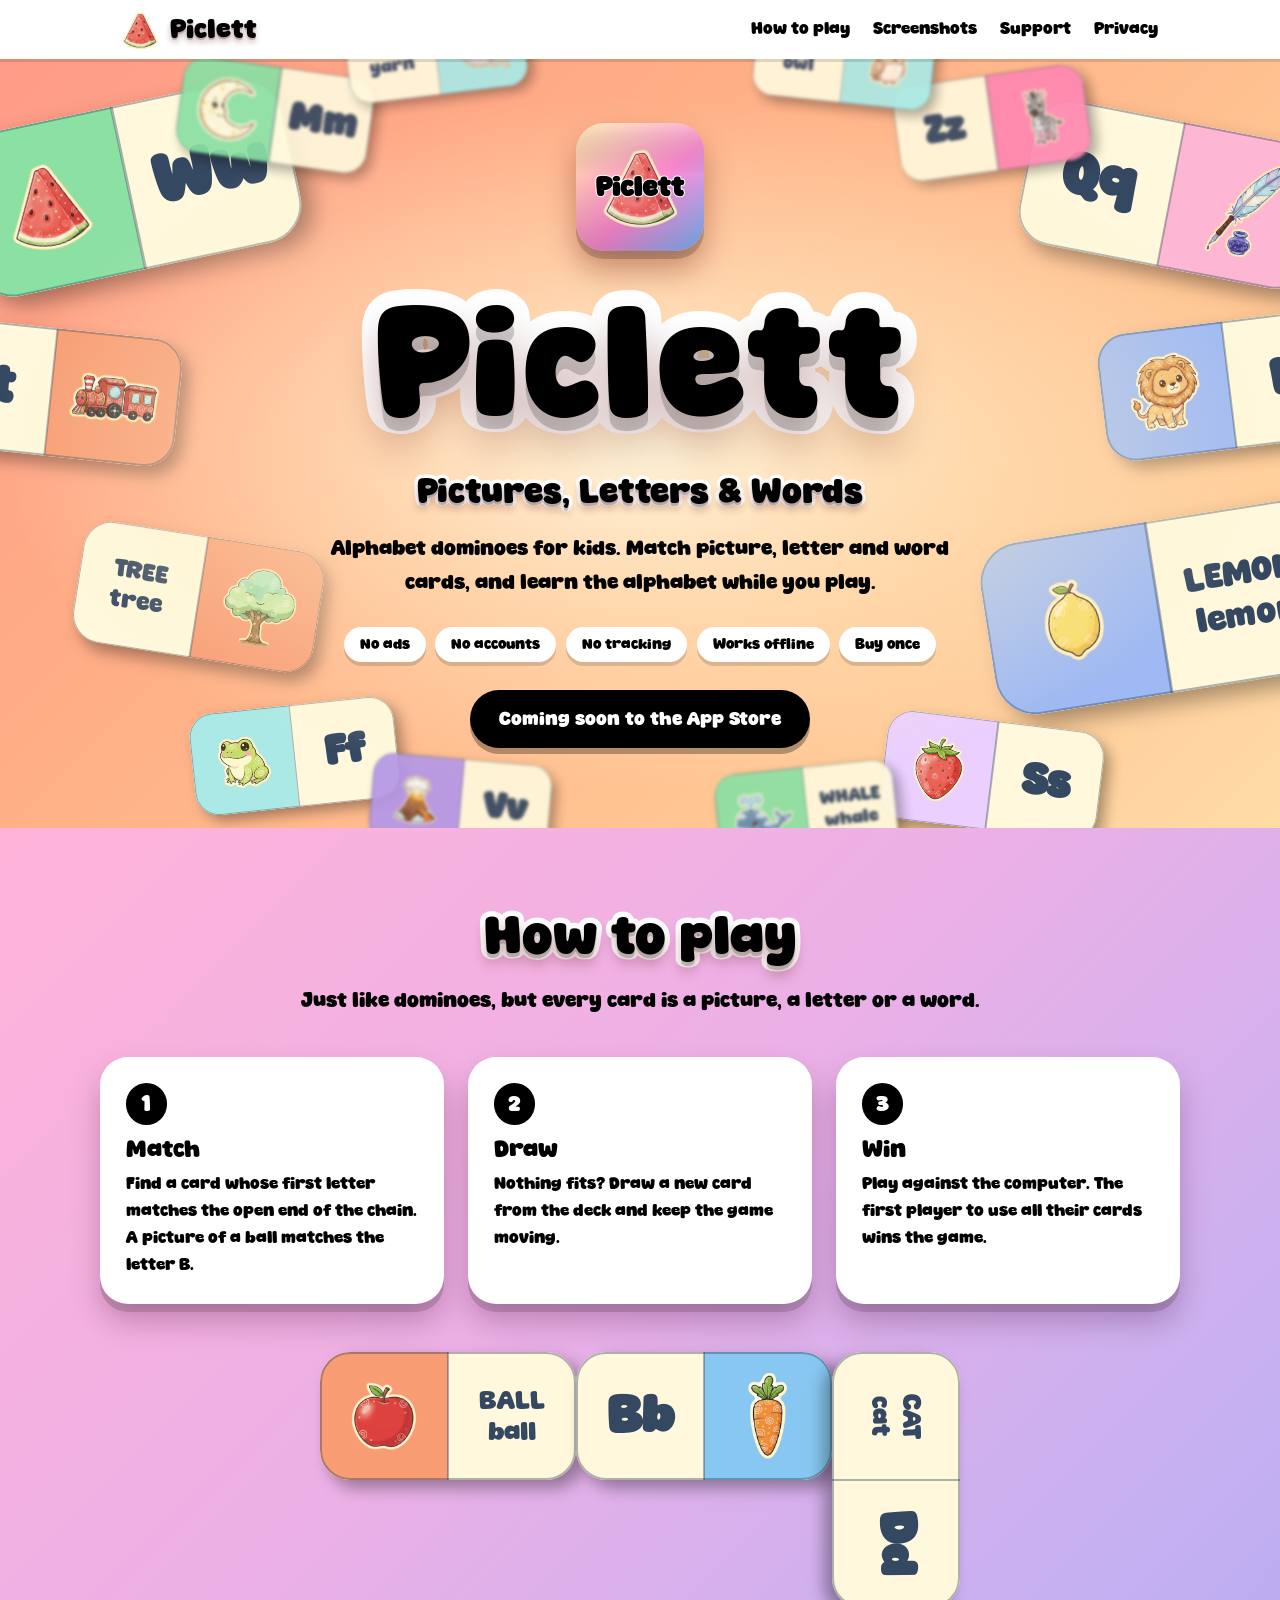
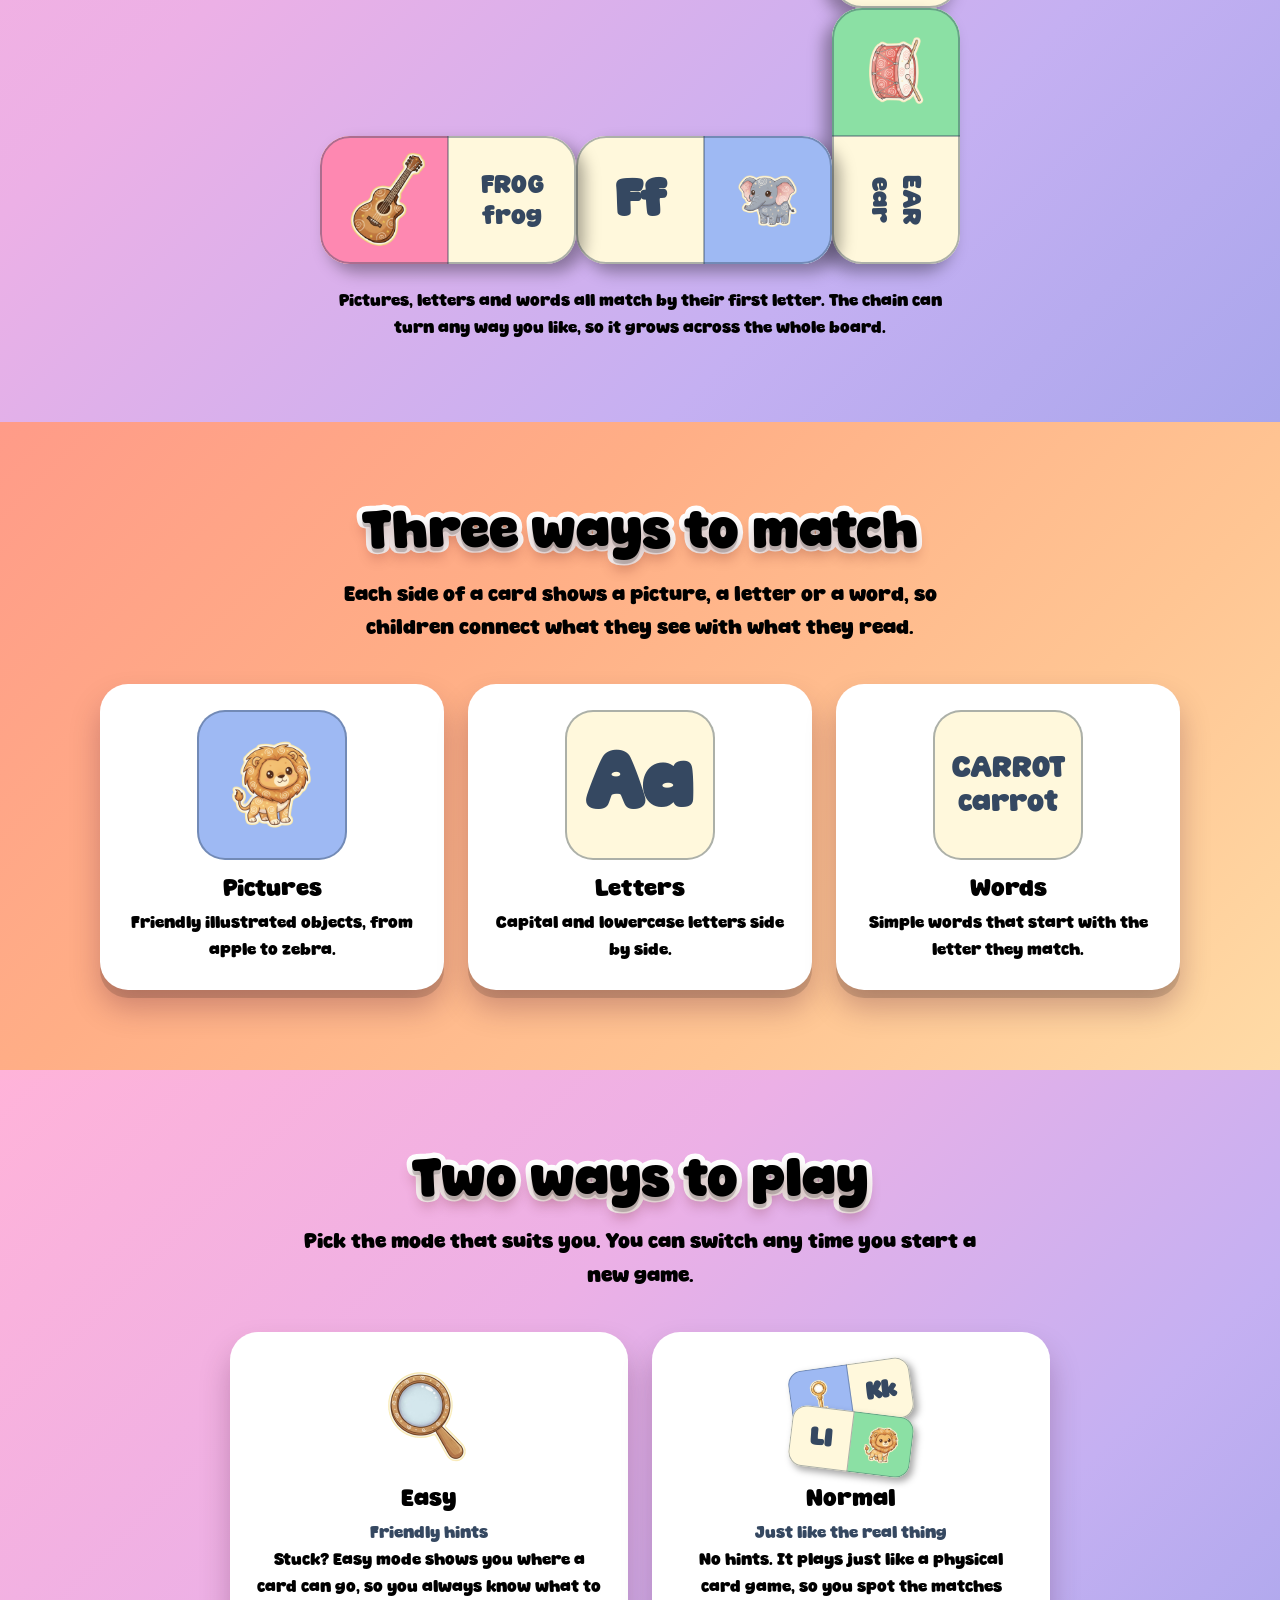
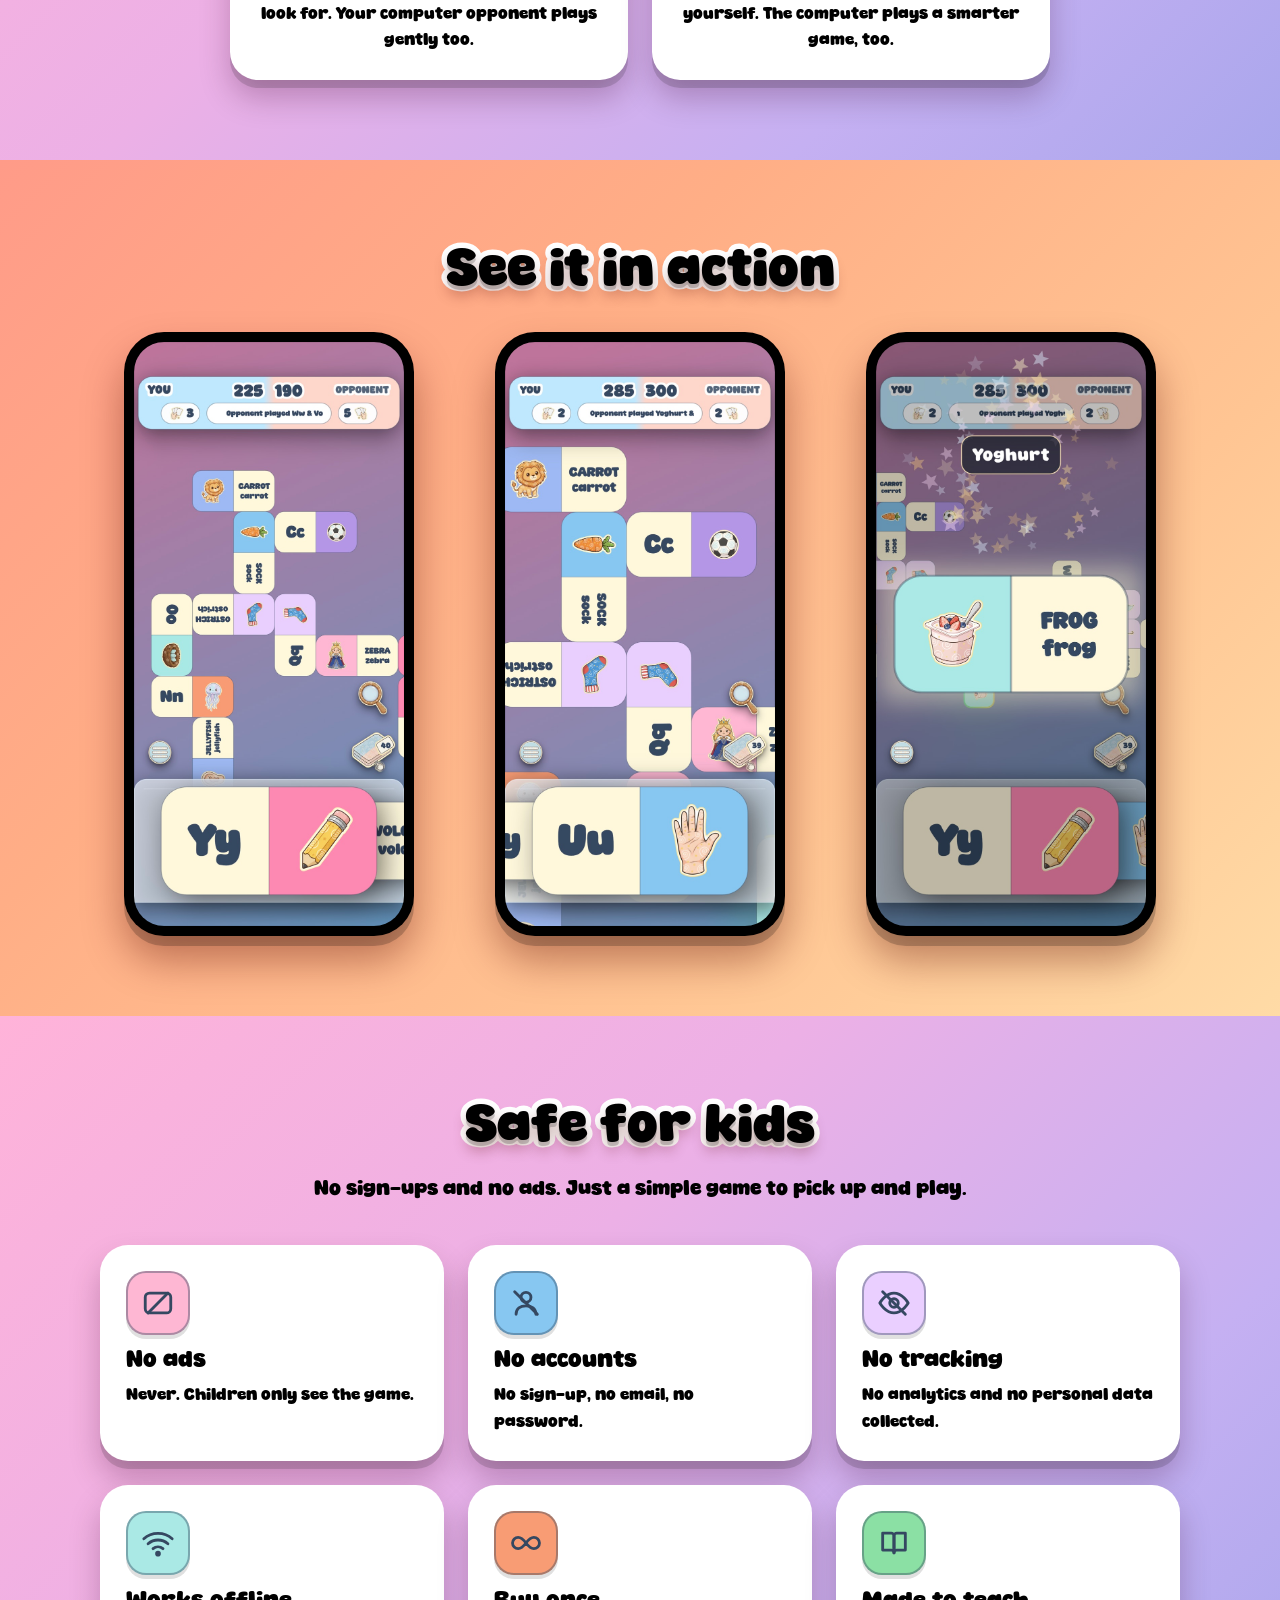
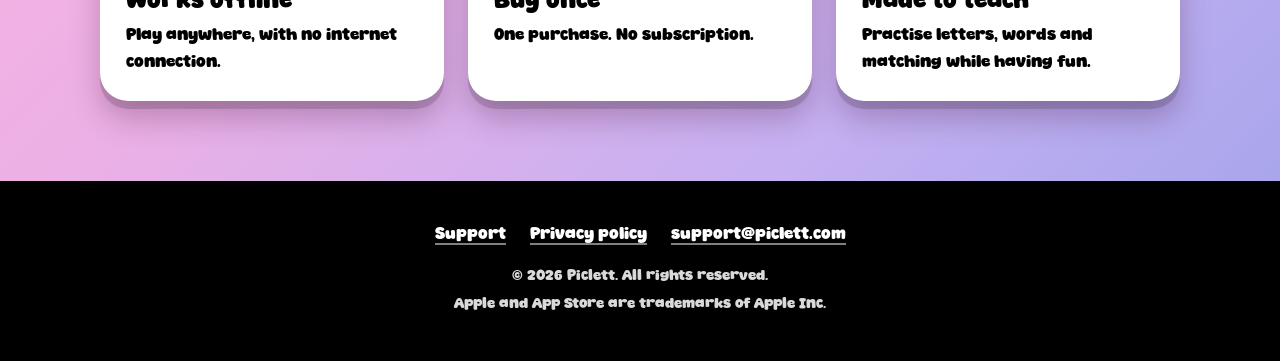
<file: index.html>
<!DOCTYPE html>
<html lang="en">
<head>
<meta charset="utf-8">
<meta name="viewport" content="width=device-width, initial-scale=1">
<title>Piclett – Alphabet dominoes for kids</title>
<meta name="description" content="Piclett is an alphabet dominoes game for kids. Match pictures, letters and words. No ads, no accounts, no tracking, works offline. Buy once.">
<meta name="theme-color" content="#e3170a">
<meta property="og:title" content="Piclett – Pictures, Letters & Words">
<meta property="og:description" content="Alphabet dominoes for kids. No ads, no accounts, no tracking. Works offline.">
<meta property="og:type" content="website">
<meta property="og:url" content="https://piclett.com/">
<meta property="og:image" content="https://piclett.com/images/icon.png">
<link rel="icon" type="image/png" href="images/favicon.png">
<link rel="apple-touch-icon" href="images/apple-touch-icon.png">
<link rel="stylesheet" href="css/styles.css">
</head>
<body>

<header class="nav">
  <div class="nav-inner">
    <a class="brand outline" href="./"><img src="images/favicon.png" alt="">Piclett</a>
    <nav aria-label="Main">
      <ul>
        <li><a href="#how">How to play</a></li>
        <li><a href="#screens">Screenshots</a></li>
        <li><a href="support/">Support</a></li>
        <li><a href="privacy/">Privacy</a></li>
      </ul>
    </nav>
  </div>
</header>

<main>
<section class="band band-orange hero center">
  <div class="deco" aria-hidden="true" style="left:0;top:0;width:100%;height:100%">
    <div class="tile" style="--k:2.6;left:-3%;top:6%;transform:rotate(-12deg)"><div class="half sage"><img src="images/dominoes/watermelon.png" alt=""></div><div class="half letter">Ww</div></div>
    <div class="tile" style="--k:1.9;left:6%;top:62%;transform:rotate(9deg)"><div class="half word">TREE<br>tree</div><div class="half peach"><img src="images/dominoes/tree.png" alt=""></div></div>
    <div class="tile" style="--k:1.6;left:15%;top:84%;transform:rotate(-6deg)"><div class="half mint"><img src="images/dominoes/frog.png" alt=""></div><div class="half letter">Ff</div></div>
    <div class="tile" style="--k:2.3;right:-3%;top:8%;transform:rotate(11deg)"><div class="half letter">Qq</div><div class="half pink"><img src="images/dominoes/quill.png" alt=""></div></div>
    <div class="tile" style="--k:2.7;right:-4%;top:60%;transform:rotate(-9deg)"><div class="half periwinkle"><img src="images/dominoes/lemon.png" alt=""></div><div class="half word">LEMON<br>lemon</div></div>
    <div class="tile" style="--k:1.7;right:14%;top:86%;transform:rotate(7deg)"><div class="half lavender"><img src="images/dominoes/strawberry.png" alt=""></div><div class="half letter">Ss</div></div>
    <div class="tile far" style="--k:1.5;left:14%;top:1%;transform:rotate(8deg)"><div class="half sage"><img src="images/dominoes/moon.png" alt=""></div><div class="half letter">Mm</div></div>
    <div class="tile" style="--k:2.0;left:-6%;top:35%;transform:rotate(6deg)"><div class="half letter">Tt</div><div class="half peach"><img src="images/dominoes/train.png" alt=""></div></div>
    <div class="tile far" style="--k:1.4;left:27%;top:-7%;transform:rotate(-7deg)"><div class="half word">YARN<br>yarn</div><div class="half mint"><img src="images/dominoes/yarn.png" alt=""></div></div>
    <div class="tile far" style="--k:1.4;left:29%;top:91%;transform:rotate(5deg)"><div class="half lilac"><img src="images/dominoes/volcano.png" alt=""></div><div class="half letter">Vv</div></div>
    <div class="tile far" style="--k:1.5;right:15%;top:2%;transform:rotate(-8deg)"><div class="half letter">Zz</div><div class="half coral"><img src="images/dominoes/zebra.png" alt=""></div></div>
    <div class="tile" style="--k:2.0;right:-6%;top:34%;transform:rotate(-7deg)"><div class="half periwinkle"><img src="images/dominoes/lion.png" alt=""></div><div class="half letter">Ll</div></div>
    <div class="tile far" style="--k:1.4;right:27%;top:-6%;transform:rotate(6deg)"><div class="half word">OWL<br>owl</div><div class="half mint"><img src="images/dominoes/owl.png" alt=""></div></div>
    <div class="tile far" style="--k:1.4;right:30%;top:92%;transform:rotate(-6deg)"><div class="half sage"><img src="images/dominoes/whale.png" alt=""></div><div class="half word">WHALE<br>whale</div></div>
  </div>
  <div class="wrap">
    <img class="app-icon" src="images/icon.png" alt="Piclett app icon" width="128" height="128">
    <h1 class="outline">Piclett</h1>
    <p class="tagline outline" style="font-size:clamp(1.4rem,4vw,2.2rem)">Pictures, Letters &amp; Words</p>
    <p class="sub">Alphabet dominoes for kids. Match picture, letter and word cards, and learn the alphabet while you play.</p>
    <ul class="pills">
      <li>No ads</li>
      <li>No accounts</li>
      <li>No tracking</li>
      <li>Works offline</li>
      <li>Buy once</li>
    </ul>
    <span class="cta">Coming soon to the App Store</span>
  </div>
</section>

<section id="how" class="band band-purple">
  <div class="wrap">
    <h2 class="outline center">How to play</h2>
    <p class="lead center">Just like dominoes, but every card is a picture, a letter or a word.</p>
    <div class="grid grid-3">
      <div class="card"><span class="step-num">1</span><h3>Match</h3><p>Find a card whose first letter matches the open end of the chain. A picture of a ball matches the letter B.</p></div>
      <div class="card"><span class="step-num">2</span><h3>Draw</h3><p>Nothing fits? Draw a new card from the deck and keep the game moving.</p></div>
      <div class="card"><span class="step-num">3</span><h3>Win</h3><p>Play against the computer. The first player to use all their cards wins the game.</p></div>
    </div>
    <div class="chain-board" role="img" aria-label="A chain of six domino cards that turns right, then down, then left. Each card joins the next by first letter and mixes pictures, letters and words: apple and the word ball, the letter B and a carrot, the word cat and the letter D, a drum and the word ear, the letter F and an elephant, a guitar and the word frog">
      <div class="tile h" style="--c:0;--r:0"><div class="half peach"><img src="images/dominoes/apple.png" alt=""></div><div class="half word">BALL<br>ball</div></div>
      <div class="tile h" style="--c:2;--r:0"><div class="half letter">Bb</div><div class="half sky"><img src="images/dominoes/carrot.png" alt=""></div></div>
      <div class="tile v" style="--c:4;--r:0"><div class="half word">CAT<br>cat</div><div class="half letter">Dd</div></div>
      <div class="tile v" style="--c:4;--r:2"><div class="half sage"><img src="images/dominoes/drum.png" alt=""></div><div class="half word">EAR<br>ear</div></div>
      <div class="tile h" style="--c:2;--r:3"><div class="half letter">Ff</div><div class="half periwinkle"><img src="images/dominoes/elephant.png" alt=""></div></div>
      <div class="tile h" style="--c:0;--r:3"><div class="half coral"><img src="images/dominoes/guitar.png" alt=""></div><div class="half word">FROG<br>frog</div></div>
    </div>
    <p class="caption">Pictures, letters and words all match by their first letter. The chain can turn any way you like, so it grows across the whole board.</p>
  </div>
</section>

<section class="band band-orange">
  <div class="wrap">
    <h2 class="outline center">Three ways to match</h2>
    <p class="lead center">Each side of a card shows a picture, a letter or a word, so children connect what they see with what they read.</p>
    <div class="grid grid-3">
      <div class="card center">
        <div class="kind-art"><div class="sq" style="background:var(--periwinkle)"><img src="images/dominoes/lion.png" alt="A lion"></div></div>
        <h3>Pictures</h3><p>Friendly illustrated objects, from apple to zebra.</p>
      </div>
      <div class="card center">
        <div class="kind-art"><div class="sq letter">Aa</div></div>
        <h3>Letters</h3><p>Capital and lowercase letters side by side.</p>
      </div>
      <div class="card center">
        <div class="kind-art"><div class="sq word">CARROT<br>carrot</div></div>
        <h3>Words</h3><p>Simple words that start with the letter they match.</p>
      </div>
    </div>
  </div>
</section>

<section class="band band-purple">
  <div class="wrap">
    <h2 class="outline center">Two ways to play</h2>
    <p class="lead center">Pick the mode that suits you. You can switch any time you start a new game.</p>
    <div class="grid modes">
      <div class="card mode">
        <img class="mode-art" src="images/hint.png" alt="" width="120" height="120">
        <h3>Easy</h3>
        <p class="mode-tag">Friendly hints</p>
        <p>Stuck? Easy mode shows you where a card can go, so you always know what to look for. Your computer opponent plays gently too.</p>
      </div>
      <div class="card mode">
        <div class="mode-art mode-tiles" aria-hidden="true">
          <div class="tile" style="--k:.95;transform:rotate(-8deg)"><div class="half periwinkle"><img src="images/dominoes/key.png" alt=""></div><div class="half letter">Kk</div></div>
          <div class="tile" style="--k:.95;transform:rotate(7deg);margin-top:-14px"><div class="half letter">Ll</div><div class="half sage"><img src="images/dominoes/lion.png" alt=""></div></div>
        </div>
        <h3>Normal</h3>
        <p class="mode-tag">Just like the real thing</p>
        <p>No hints. It plays just like a physical card game, so you spot the matches yourself. The computer plays a smarter game, too.</p>
      </div>
    </div>
  </div>
</section>

<section id="screens" class="band band-orange">
  <div class="wrap">
    <h2 class="outline center">See it in action</h2>
    <div class="shots">
      <figure class="phone"><img src="images/screens/sc1.jpg" alt="Piclett gameplay: a chain of domino cards on the board with the player's hand at the bottom" loading="lazy"></figure>
      <figure class="phone"><img src="images/screens/sc2.jpg" alt="Piclett gameplay: matching a picture of a hand to the letter U" loading="lazy"></figure>
      <figure class="phone"><img src="images/screens/sc3.jpg" alt="Piclett gameplay: a Yoghurt and Frog card being played" loading="lazy"></figure>
    </div>
  </div>
</section>

<section class="band band-purple">
  <div class="wrap">
    <h2 class="outline center">Safe for kids</h2>
    <p class="lead center">No sign-ups and no ads. Just a simple game to pick up and play.</p>
    <div class="grid grid-3">
      <div class="card promise"><span class="icon pink"><svg viewBox="0 0 24 24" width="34" height="34" fill="none" stroke="currentColor" stroke-width="2" stroke-linecap="round" stroke-linejoin="round" aria-hidden="true"><rect x="3" y="5" width="18" height="14" rx="3"/><path d="M5 19L19 5"/></svg></span><h3>No ads</h3><p>Never. Children only see the game.</p></div>
      <div class="card promise"><span class="icon sky"><svg viewBox="0 0 24 24" width="34" height="34" fill="none" stroke="currentColor" stroke-width="2" stroke-linecap="round" stroke-linejoin="round" aria-hidden="true"><circle cx="12" cy="8" r="3.5"/><path d="M5 20c0-4 3-6 7-6s7 2 7 6"/><path d="M4 4l16 16"/></svg></span><h3>No accounts</h3><p>No sign-up, no email, no password.</p></div>
      <div class="card promise"><span class="icon lavender"><svg viewBox="0 0 24 24" width="34" height="34" fill="none" stroke="currentColor" stroke-width="2" stroke-linecap="round" stroke-linejoin="round" aria-hidden="true"><path d="M2 12s4-7 10-7 10 7 10 7-4 7-10 7S2 12 2 12z"/><circle cx="12" cy="12" r="3"/><path d="M4 4l16 16"/></svg></span><h3>No tracking</h3><p>No analytics and no personal data collected.</p></div>
      <div class="card promise"><span class="icon mint"><svg viewBox="0 0 24 24" width="34" height="34" fill="none" stroke="currentColor" stroke-width="2" stroke-linecap="round" stroke-linejoin="round" aria-hidden="true"><path d="M2 9c5.5-5 14.5-5 20 0"/><path d="M5 12.5c4-3.5 10-3.5 14 0"/><path d="M8.5 16c2-1.7 5-1.7 7 0"/><circle cx="12" cy="19.5" r="1"/></svg></span><h3>Works offline</h3><p>Play anywhere, with no internet connection.</p></div>
      <div class="card promise"><span class="icon peach"><svg viewBox="0 0 24 24" width="34" height="34" fill="none" stroke="currentColor" stroke-width="2" stroke-linecap="round" stroke-linejoin="round" aria-hidden="true"><path d="M12 12c-2-2.7-3.5-4-5.5-4a4 4 0 000 8c2 0 3.5-1.3 5.5-4zm0 0c2 2.7 3.5 4 5.5 4a4 4 0 000-8c-2 0-3.5 1.3-5.5 4z"/></svg></span><h3>Buy once</h3><p>One purchase. No subscription.</p></div>
      <div class="card promise"><span class="icon sage"><svg viewBox="0 0 24 24" width="34" height="34" fill="none" stroke="currentColor" stroke-width="2" stroke-linecap="round" stroke-linejoin="round" aria-hidden="true"><path d="M4 5h6a2 2 0 012 2v12a2 2 0 00-2-2H4z"/><path d="M20 5h-6a2 2 0 00-2 2v12a2 2 0 012-2h6z"/></svg></span><h3>Made to teach</h3><p>Practise letters, words and matching while having fun.</p></div>
    </div>
  </div>
</section>
</main>

<footer class="band band-dark footer">
  <ul>
    <li><a href="support/">Support</a></li>
    <li><a href="privacy/">Privacy policy</a></li>
    <li><a href="mailto:support@piclett.com">support@piclett.com</a></li>
  </ul>
  <p>&copy; 2026 Piclett. All rights reserved.</p>
  <p>Apple and App Store are trademarks of Apple Inc.</p>
</footer>

</body>
</html>
</file>
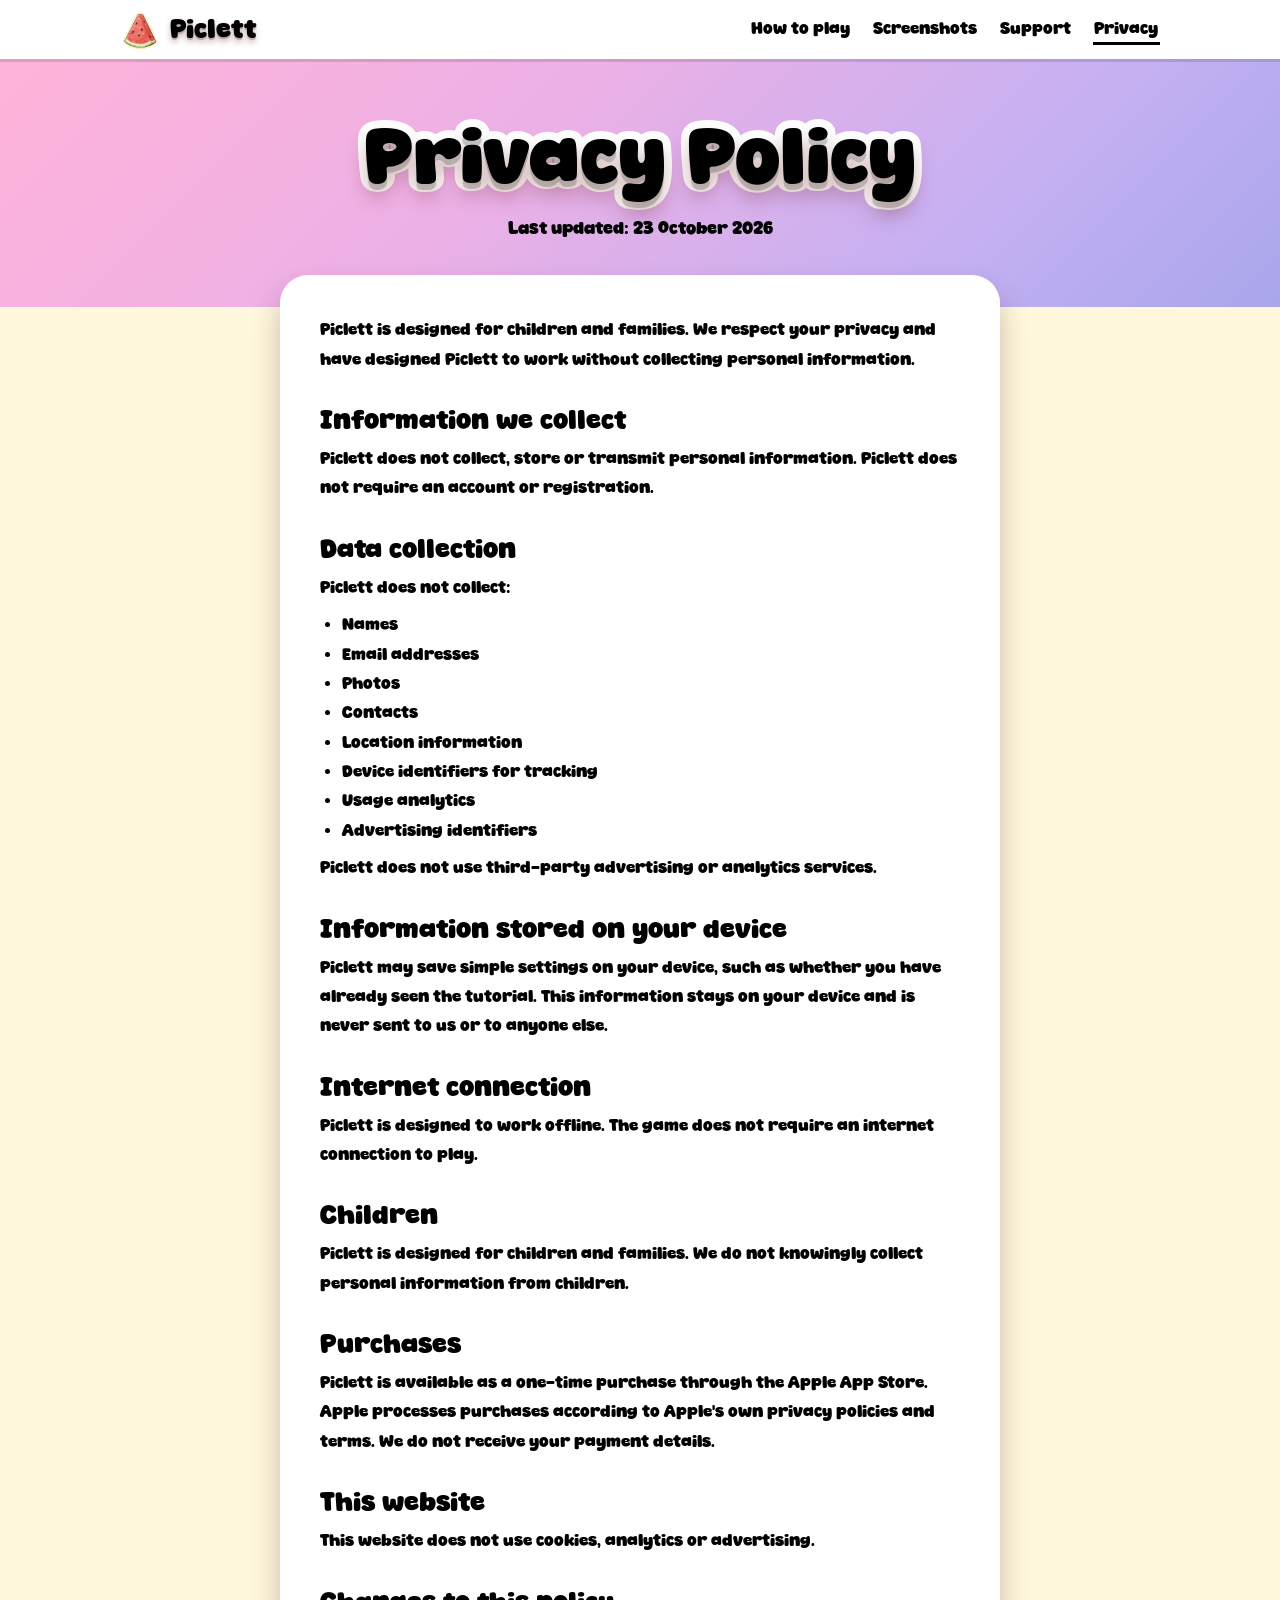
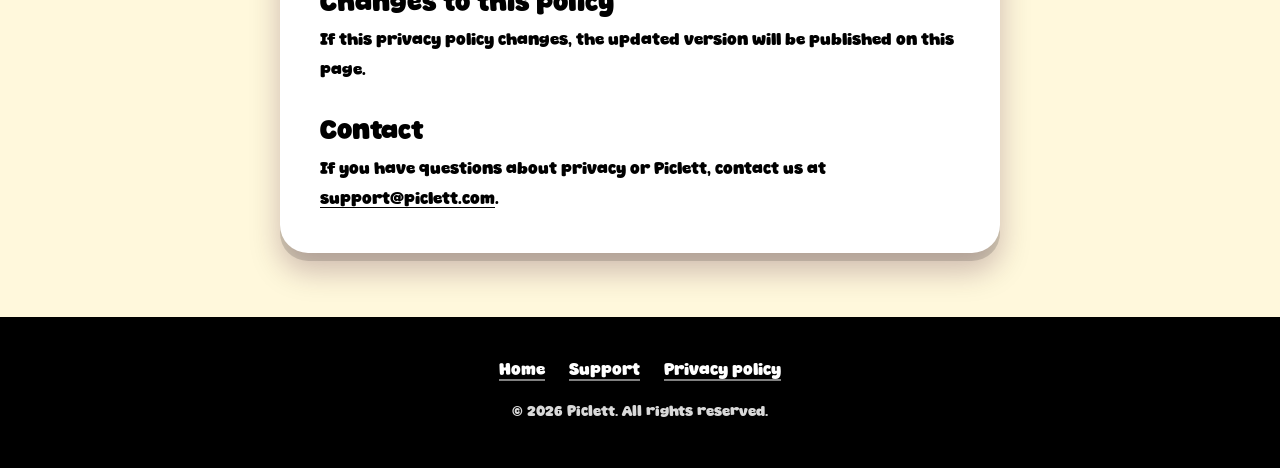
<file: privacy/index.html>
<!DOCTYPE html>
<html lang="en">
<head>
<meta charset="utf-8">
<meta name="viewport" content="width=device-width, initial-scale=1">
<title>Piclett Privacy Policy</title>
<meta name="description" content="Piclett does not collect, store or transmit personal information.">
<meta name="theme-color" content="#d94fc9">
<link rel="icon" type="image/png" href="../images/favicon.png">
<link rel="apple-touch-icon" href="../images/apple-touch-icon.png">
<link rel="stylesheet" href="../css/styles.css">
</head>
<body>

<header class="nav">
  <div class="nav-inner">
    <a class="brand outline" href="../"><img src="../images/favicon.png" alt="">Piclett</a>
    <nav aria-label="Main">
      <ul>
        <li><a href="../#how">How to play</a></li>
        <li><a href="../#screens">Screenshots</a></li>
        <li><a href="../support/">Support</a></li>
        <li><a href="./" aria-current="page">Privacy</a></li>
      </ul>
    </nav>
  </div>
</header>

<section class="band band-purple page-head">
  <div class="wrap">
    <h1 class="outline">Privacy Policy</h1>
    <p>Last updated: 23 October 2026</p>
  </div>
</section>

<main class="doc">
  <div class="card">
    <p>Piclett is designed for children and families. We respect your privacy and have designed Piclett to work without collecting personal information.</p>

    <h2>Information we collect</h2>
    <p>Piclett does not collect, store or transmit personal information. Piclett does not require an account or registration.</p>

    <h2>Data collection</h2>
    <p>Piclett does not collect:</p>
    <ul>
      <li>Names</li>
      <li>Email addresses</li>
      <li>Photos</li>
      <li>Contacts</li>
      <li>Location information</li>
      <li>Device identifiers for tracking</li>
      <li>Usage analytics</li>
      <li>Advertising identifiers</li>
    </ul>
    <p>Piclett does not use third-party advertising or analytics services.</p>

    <h2>Information stored on your device</h2>
    <p>Piclett may save simple settings on your device, such as whether you have already seen the tutorial. This information stays on your device and is never sent to us or to anyone else.</p>

    <h2>Internet connection</h2>
    <p>Piclett is designed to work offline. The game does not require an internet connection to play.</p>

    <h2>Children</h2>
    <p>Piclett is designed for children and families. We do not knowingly collect personal information from children.</p>

    <h2>Purchases</h2>
    <p>Piclett is available as a one-time purchase through the Apple App Store. Apple processes purchases according to Apple's own privacy policies and terms. We do not receive your payment details.</p>

    <h2>This website</h2>
    <p>This website does not use cookies, analytics or advertising.</p>

    <h2>Changes to this policy</h2>
    <p>If this privacy policy changes, the updated version will be published on this page.</p>

    <h2>Contact</h2>
    <p>If you have questions about privacy or Piclett, contact us at <a href="mailto:support@piclett.com">support@piclett.com</a>.</p>
  </div>
</main>

<footer class="band band-dark footer">
  <ul>
    <li><a href="../">Home</a></li>
    <li><a href="../support/">Support</a></li>
    <li><a href="./">Privacy policy</a></li>
  </ul>
  <p>&copy; 2026 Piclett. All rights reserved.</p>
</footer>

</body>
</html>
</file>
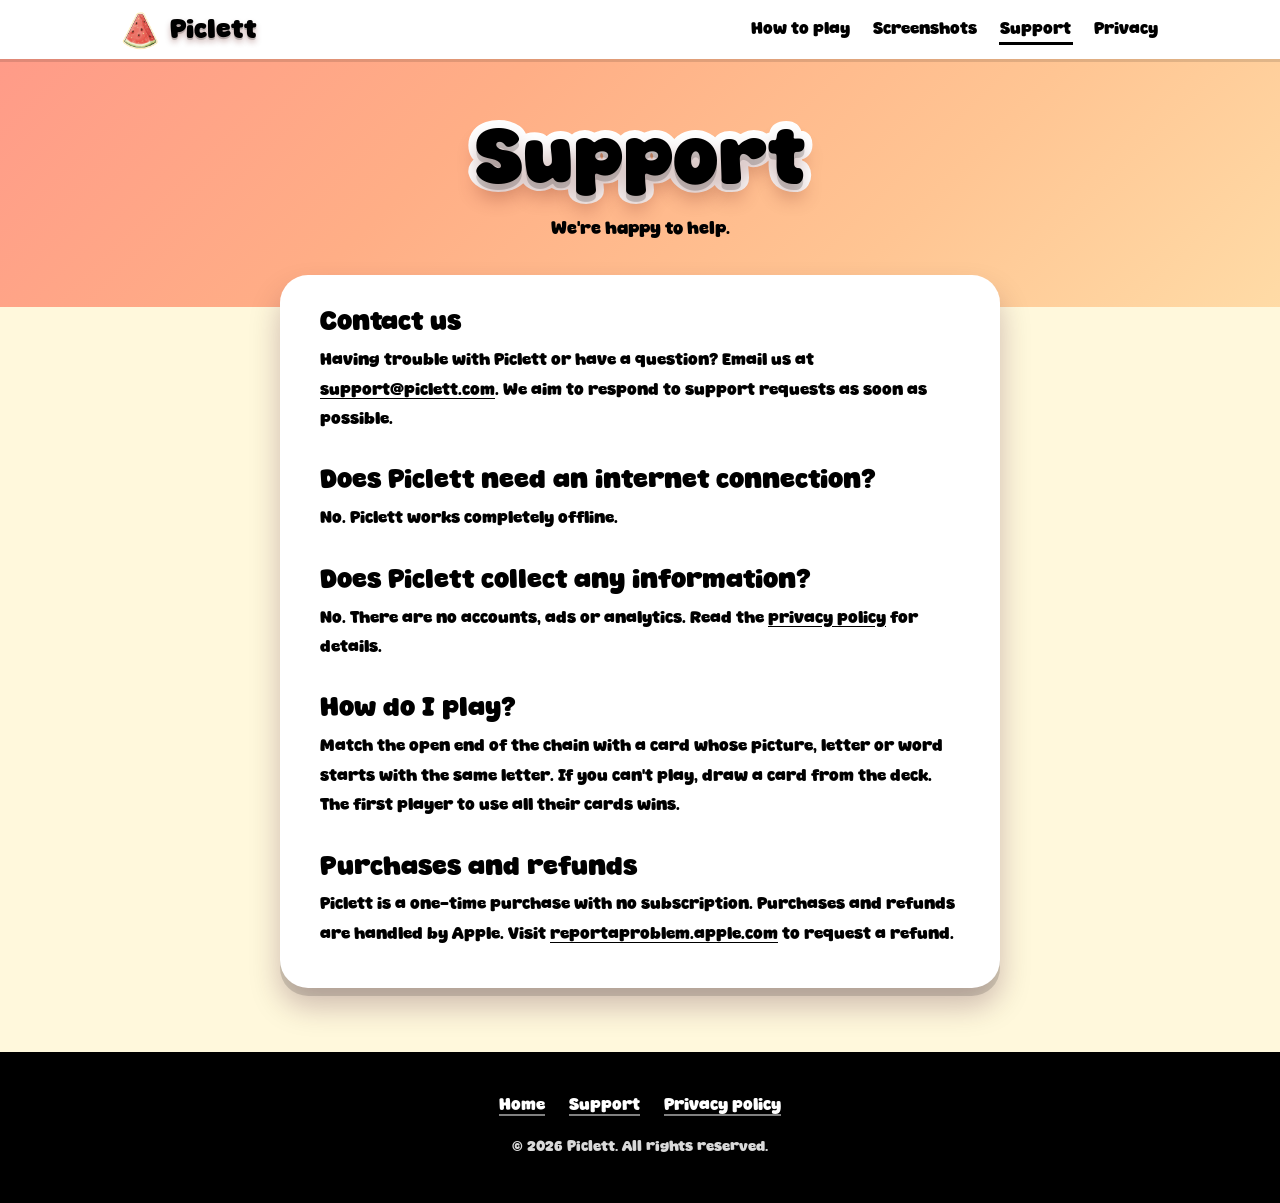
<file: support/index.html>
<!DOCTYPE html>
<html lang="en">
<head>
<meta charset="utf-8">
<meta name="viewport" content="width=device-width, initial-scale=1">
<title>Piclett Support</title>
<meta name="description" content="Need help with Piclett? Get in touch and find answers to common questions.">
<meta name="theme-color" content="#e3170a">
<link rel="icon" type="image/png" href="../images/favicon.png">
<link rel="apple-touch-icon" href="../images/apple-touch-icon.png">
<link rel="stylesheet" href="../css/styles.css">
</head>
<body>

<header class="nav">
  <div class="nav-inner">
    <a class="brand outline" href="../"><img src="../images/favicon.png" alt="">Piclett</a>
    <nav aria-label="Main">
      <ul>
        <li><a href="../#how">How to play</a></li>
        <li><a href="../#screens">Screenshots</a></li>
        <li><a href="./" aria-current="page">Support</a></li>
        <li><a href="../privacy/">Privacy</a></li>
      </ul>
    </nav>
  </div>
</header>

<section class="band band-orange page-head">
  <div class="wrap">
    <h1 class="outline">Support</h1>
    <p>We're happy to help.</p>
  </div>
</section>

<main class="doc">
  <div class="card">
    <h2>Contact us</h2>
    <p>Having trouble with Piclett or have a question? Email us at <a href="mailto:support@piclett.com">support@piclett.com</a>. We aim to respond to support requests as soon as possible.</p>

    <h2>Does Piclett need an internet connection?</h2>
    <p>No. Piclett works completely offline.</p>

    <h2>Does Piclett collect any information?</h2>
    <p>No. There are no accounts, ads or analytics. Read the <a href="../privacy/">privacy policy</a> for details.</p>

    <h2>How do I play?</h2>
    <p>Match the open end of the chain with a card whose picture, letter or word starts with the same letter. If you can't play, draw a card from the deck. The first player to use all their cards wins.</p>

    <h2>Purchases and refunds</h2>
    <p>Piclett is a one-time purchase with no subscription. Purchases and refunds are handled by Apple. Visit <a href="https://reportaproblem.apple.com">reportaproblem.apple.com</a> to request a refund.</p>
  </div>
</main>

<footer class="band band-dark footer">
  <ul>
    <li><a href="../">Home</a></li>
    <li><a href="./">Support</a></li>
    <li><a href="../privacy/">Privacy policy</a></li>
  </ul>
  <p>&copy; 2026 Piclett. All rights reserved.</p>
</footer>

</body>
</html>
</file>
<file: css/styles.css>
@font-face{font-family:"Super Pandora";src:url("../fonts/SuperPandora.ttf") format("truetype");font-display:swap}
*{box-sizing:border-box}
html{scroll-behavior:smooth}
body{
  margin:0;color:#000;background:#FFF8DC;
  font-family:"Super Pandora",system-ui,sans-serif;font-size:1.05rem;line-height:1.6;
  -webkit-font-smoothing:antialiased;
}
img{max-width:100%}
a{color:inherit}

:root{
  --cream:#FFF8DC;
  --text:#354861;
  --border:rgba(49,69,90,.4);
  --pink:#FEB7D3;--mint:#AAE9E5;--sky:#87C7F1;--lavender:#EACFFF;--peach:#F89C74;
  --coral:#FE88B1;--sage:#8BE0A4;--lilac:#B497E7;--periwinkle:#9EB9F3;
  --orange-grad:linear-gradient(135deg,#ff9b88 0%,#ffae86 35%,#ffc593 70%,#ffdba6 100%);
  --purple-grad:linear-gradient(135deg,#ffb3d9 0%,#ecb0e6 40%,#c5b0f2 75%,#a9a6ec 100%);
}

/* black text with a white binding */
.outline{
  color:#000;
  text-shadow:
    .06em 0 0 #fff,-.06em 0 0 #fff,0 .06em 0 #fff,0 -.06em 0 #fff,
    .045em .045em 0 #fff,-.045em .045em 0 #fff,.045em -.045em 0 #fff,-.045em -.045em 0 #fff,
    0 .1em 0 rgba(0,0,0,.16);
}
@supports (paint-order:stroke fill){
  .outline{
    -webkit-text-stroke:.2em #fff;paint-order:stroke fill;
    text-shadow:0 .08em 0 rgba(0,0,0,.18),0 .16em .25em rgba(90,10,0,.3);
  }
}

/* bands */
.band{position:relative;overflow:hidden;padding:5rem 1.25rem}
.band-orange{background:var(--orange-grad)}
.band-purple{background:var(--purple-grad)}
.band-dark{background:#000;color:#fff}
.wrap{max-width:1080px;margin:0 auto;position:relative;z-index:2}
.center{text-align:center}

h1,h2,h3{font-weight:normal;line-height:1.1;margin:0}
h2{font-size:clamp(2rem,6vw,3.4rem);margin-bottom:1rem}
.lead{font-size:clamp(1.05rem,2.4vw,1.3rem);max-width:680px;margin:0 auto 2.5rem;color:#000}

/* nav */
.nav{
  position:sticky;top:0;z-index:50;background:#fff;
  box-shadow:0 3px 0 rgba(0,0,0,.12);
}
.nav-inner{
  max-width:1080px;margin:0 auto;padding:.6rem 1.25rem;
  display:flex;align-items:center;justify-content:space-between;gap:1rem;flex-wrap:wrap;
}
.brand{display:flex;align-items:center;gap:.6rem;text-decoration:none;font-size:1.7rem;line-height:1}
.brand img{width:40px;height:40px}
.nav ul{list-style:none;margin:0;padding:0;display:flex;gap:1.25rem;flex-wrap:wrap}
.nav ul a{text-decoration:none;padding:.25rem .1rem;border-bottom:3px solid transparent}
.nav ul a:hover,.nav ul a[aria-current]{border-bottom-color:#000}

/* cards */
.card{
  background:#fff;color:#000;border-radius:28px;padding:1.6rem;
  box-shadow:0 8px 0 rgba(0,0,0,.14),0 18px 30px rgba(60,0,40,.25);
}
.card h3{font-size:1.5rem;margin-bottom:.5rem}
.card p{margin:0}
.grid{display:grid;gap:1.5rem}
.grid-3{grid-template-columns:repeat(auto-fit,minmax(260px,1fr))}

/* domino tile, same proportions as in game (128x64) */
.tile{
  --k:1;position:relative;display:flex;flex:none;
  width:calc(128px*var(--k));height:calc(64px*var(--k));
  border-radius:calc(15px*var(--k));overflow:hidden;background:var(--cream);
  box-shadow:calc(4px*var(--k)) calc(4px*var(--k)) calc(8px*var(--k)) rgba(0,0,0,.35);
}
.tile::after{
  content:"";position:absolute;inset:0;border-radius:inherit;pointer-events:none;
  border:calc(1px*var(--k)) solid var(--border);
}
.tile::before{
  content:"";position:absolute;top:0;bottom:0;left:50%;z-index:1;
  width:calc(1px*var(--k));margin-left:calc(-.5px*var(--k));background:var(--border);
}
.half{
  width:50%;height:100%;display:flex;align-items:center;justify-content:center;
  color:var(--text);text-align:center;
}
.half img{width:calc(54px*var(--k));height:calc(54px*var(--k));display:block}
.half.letter{font-size:calc(26px*var(--k));font-weight:bold;line-height:1.2}
.half.word{font-size:calc(13px*var(--k));line-height:1.2}
.sage{background:var(--sage)}.mint{background:var(--mint)}.peach{background:var(--peach)}
.lavender{background:var(--lavender)}.periwinkle{background:var(--periwinkle)}
.pink{background:var(--pink)}.lilac{background:var(--lilac)}.sky{background:var(--sky)}
.coral{background:var(--coral)}

/* hero */
.hero{padding:4rem 1.25rem 5rem;min-height:640px;display:flex;align-items:center}
.hero::before{
  content:"";position:absolute;left:50%;top:50%;width:1300px;height:700px;max-width:none;
  transform:translate(-50%,-50%);z-index:1;pointer-events:none;
  background:radial-gradient(ellipse at center,rgba(255,250,225,.9) 0%,rgba(255,240,200,.5) 35%,rgba(255,225,170,0) 70%);
}
.hero .wrap{width:100%}
.app-icon{width:128px;height:128px;border-radius:28px;box-shadow:0 8px 0 rgba(0,0,0,.18),0 18px 30px rgba(90,10,0,.35);margin-bottom:1.25rem}
.hero h1{font-size:clamp(4.2rem,17vw,10rem);letter-spacing:.02em}
.tagline{font-size:clamp(1.4rem,4vw,2.2rem);margin:.5rem 0 0;color:#000}
.sub{font-size:clamp(1.05rem,2.4vw,1.3rem);margin:.75rem auto 1.75rem;max-width:620px;color:#000}
.pills{display:flex;flex-wrap:wrap;gap:.6rem;justify-content:center;margin:0 0 1.75rem;padding:0;list-style:none}
.pills li{background:#fff;border-radius:999px;padding:.35rem 1rem;font-size:.95rem;box-shadow:0 4px 0 rgba(0,0,0,.14)}
.cta{
  display:inline-block;background:#000;color:#fff;text-decoration:none;
  padding:.85rem 1.8rem;border-radius:999px;font-size:1.2rem;box-shadow:0 6px 0 rgba(0,0,0,.3);
}
.deco{position:absolute;z-index:0;pointer-events:none}
.deco .tile{position:absolute}

/* steps */
.step-num{
  display:inline-flex;align-items:center;justify-content:center;width:2.6rem;height:2.6rem;
  border-radius:50%;background:#000;color:#fff;font-size:1.4rem;margin-bottom:.75rem;
}
.caption{color:#000;text-align:center;max-width:620px;margin:0 auto}

/* card types */
.kind-art{display:flex;justify-content:center;margin-bottom:1rem}
.kind-art .sq{
  width:150px;height:150px;border-radius:28px;display:flex;align-items:center;justify-content:center;
  color:var(--text);text-align:center;border:2px solid var(--border);
}
.kind-art img{width:120px;height:120px}
.kind-art .sq.letter{font-size:5rem;font-weight:bold;background:var(--cream)}
.kind-art .sq.word{font-size:1.9rem;line-height:1.1;background:var(--cream)}

/* screenshots */
.shots{display:grid;grid-template-columns:repeat(auto-fit,minmax(220px,1fr));gap:2rem;justify-items:center;margin-top:2rem}
.phone{
  margin:0;max-width:290px;width:100%;
  background:#000;border-radius:40px;padding:10px;
  box-shadow:0 10px 0 rgba(0,0,0,.2),0 24px 40px rgba(90,10,0,.4);
}
.phone img{display:block;width:100%;height:auto;border-radius:30px}


/* chain that turns in different directions; one cell = half a tile height */
.chain-board{
  --bk:2;position:relative;margin:3rem auto 1.5rem;
  width:calc(320px*var(--bk));height:calc(256px*var(--bk));
}
.chain-board .tile{--k:var(--bk);position:absolute}
.chain-board .tile.h{left:calc(var(--c)*64px*var(--bk));top:calc(var(--r)*64px*var(--bk))}
.chain-board .tile.v{
  left:calc((var(--c)*64px - 32px)*var(--bk));
  top:calc((var(--r)*64px + 32px)*var(--bk));
  transform:rotate(90deg);
}

/* game modes */
.modes{grid-template-columns:repeat(auto-fit,minmax(280px,1fr));max-width:820px;margin:0 auto}
.mode{text-align:center}
.mode-art{display:block;margin:0 auto .5rem;height:120px;width:120px;object-fit:contain}
.mode-tiles{display:flex;flex-direction:column;align-items:center;justify-content:center;width:auto}
.mode-tag{margin:0 0 .6rem;font-size:1.05rem;color:var(--text)}
.far{filter:blur(1.5px);opacity:.92}

/* promises */
.promise .icon{
  display:inline-flex;align-items:center;justify-content:center;width:64px;height:64px;
  border-radius:20px;color:var(--text);border:2px solid var(--border);margin-bottom:.8rem;
  box-shadow:0 4px 0 rgba(0,0,0,.12);
}

/* footer */
.footer{padding:2.5rem 1.25rem;text-align:center}
.footer ul{list-style:none;margin:0 0 1rem;padding:0;display:flex;gap:1.5rem;justify-content:center;flex-wrap:wrap}
.footer a{text-decoration:none;border-bottom:2px solid rgba(255,255,255,.5)}
.footer p{margin:.25rem 0;font-size:.95rem;opacity:.85}

/* inner pages */
.page-head{padding:3.5rem 1.25rem 4rem;text-align:center}
.page-head h1{font-size:clamp(2.6rem,9vw,5rem)}
.page-head p{margin:.75rem 0 0;font-size:1.1rem;color:#000}
.doc{max-width:760px;margin:-2rem auto 4rem;padding:0 1.25rem;position:relative;z-index:3}
.doc .card{padding:2rem clamp(1.25rem,4vw,2.5rem);line-height:1.75}
.doc h2{font-size:1.7rem;margin:2rem 0 .5rem}
.doc h2:first-child{margin-top:0}
.doc p,.doc ul{margin:.5rem 0}
.doc ul{padding-left:1.4rem}
.doc a{text-decoration:underline;text-underline-offset:3px}

@media (max-width:900px){
  .deco{display:none}
  .band{padding:3.5rem 1rem}
  .chain-board{--bk:1.5}
  .hero{min-height:0;padding:3rem 1rem 4rem}
}
@media (max-width:480px){
  .nav-inner{justify-content:center;padding:.5rem 1rem}
  .nav ul{gap:.8rem;font-size:.85rem;justify-content:center}
  .chain-board{--bk:.82}
}
</file>
